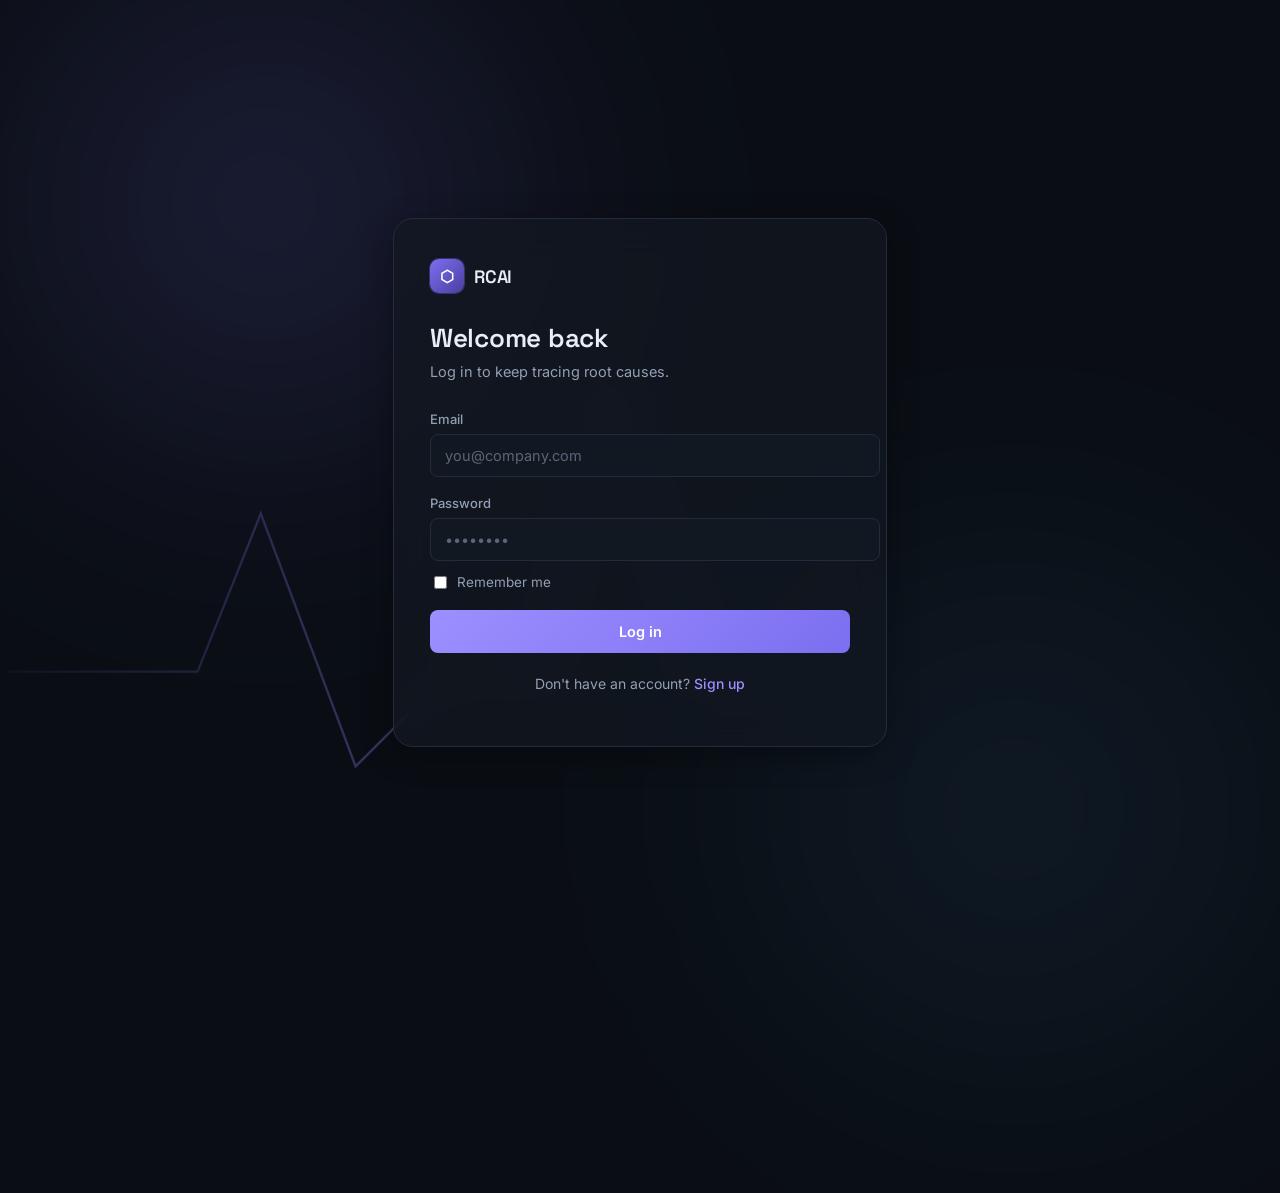
<file: templates/login.html>
<!DOCTYPE html>
<html lang="en">
<head>
  <meta charset="UTF-8" />
  <meta name="viewport" content="width=device-width, initial-scale=1.0" />
  <title>Log in · RCAI</title>
  <link rel="preconnect" href="https://fonts.googleapis.com" />
  <link rel="preconnect" href="https://fonts.gstatic.com" crossorigin />
  <link href="https://fonts.googleapis.com/css2?family=Space+Grotesk:wght@500;600;700&family=Inter:wght@400;500;600&family=JetBrains+Mono:wght@400;500&display=swap" rel="stylesheet" />
  <link rel="stylesheet" href="/static/css/tokens.css" />
  <link rel="stylesheet" href="/static/css/animations.css" />
  <link rel="stylesheet" href="/static/css/auth.css" />
</head>
<body class="auth-body">

  <div class="auth-bg" aria-hidden="true"></div>
  <svg class="auth-trace" viewBox="0 0 800 600" preserveAspectRatio="none" aria-hidden="true">
    <defs>
      <linearGradient id="traceGradient" x1="0" y1="0" x2="1" y2="0">
        <stop offset="0%" stop-color="#7C6FF0" stop-opacity="0"/>
        <stop offset="50%" stop-color="#9C8FFF" stop-opacity="1"/>
        <stop offset="100%" stop-color="#7C6FF0" stop-opacity="0"/>
      </linearGradient>
    </defs>
    <path d="M -50 420 L 120 420 L 160 320 L 220 480 L 280 420 L 340 420 L 380 240 L 440 420 L 850 420" />
  </svg>

  <main class="auth-card">
    <div class="auth-brand">
      <span class="mark">⬡</span>
      <span class="name">RCAI</span>
    </div>

    <h1>Welcome back</h1>
    <p class="sub">Log in to keep tracing root causes.</p>

    <div class="auth-banner" id="formBanner"></div>

    <form id="loginForm" novalidate>
      <div class="field">
        <label for="email">Email</label>
        <input type="email" id="email" name="email" placeholder="you@company.com" autocomplete="email" />
        <div class="field-error" id="emailError"></div>
      </div>

      <div class="field">
        <label for="password">Password</label>
        <input type="password" id="password" name="password" placeholder="••••••••" autocomplete="current-password" />
        <div class="field-error" id="passwordError"></div>
      </div>

      <div class="remember-row">
        <label><input type="checkbox" id="remember" /> Remember me</label>
      </div>

      <button type="submit" class="btn-primary" id="submitBtn">
        <span id="submitLabel">Log in</span>
      </button>
    </form>

    <p class="auth-footer-link">Don't have an account? <a href="/signup">Sign up</a></p>
  </main>

  <script src="/static/js/auth.js"></script>
</body>
</html>
</file>
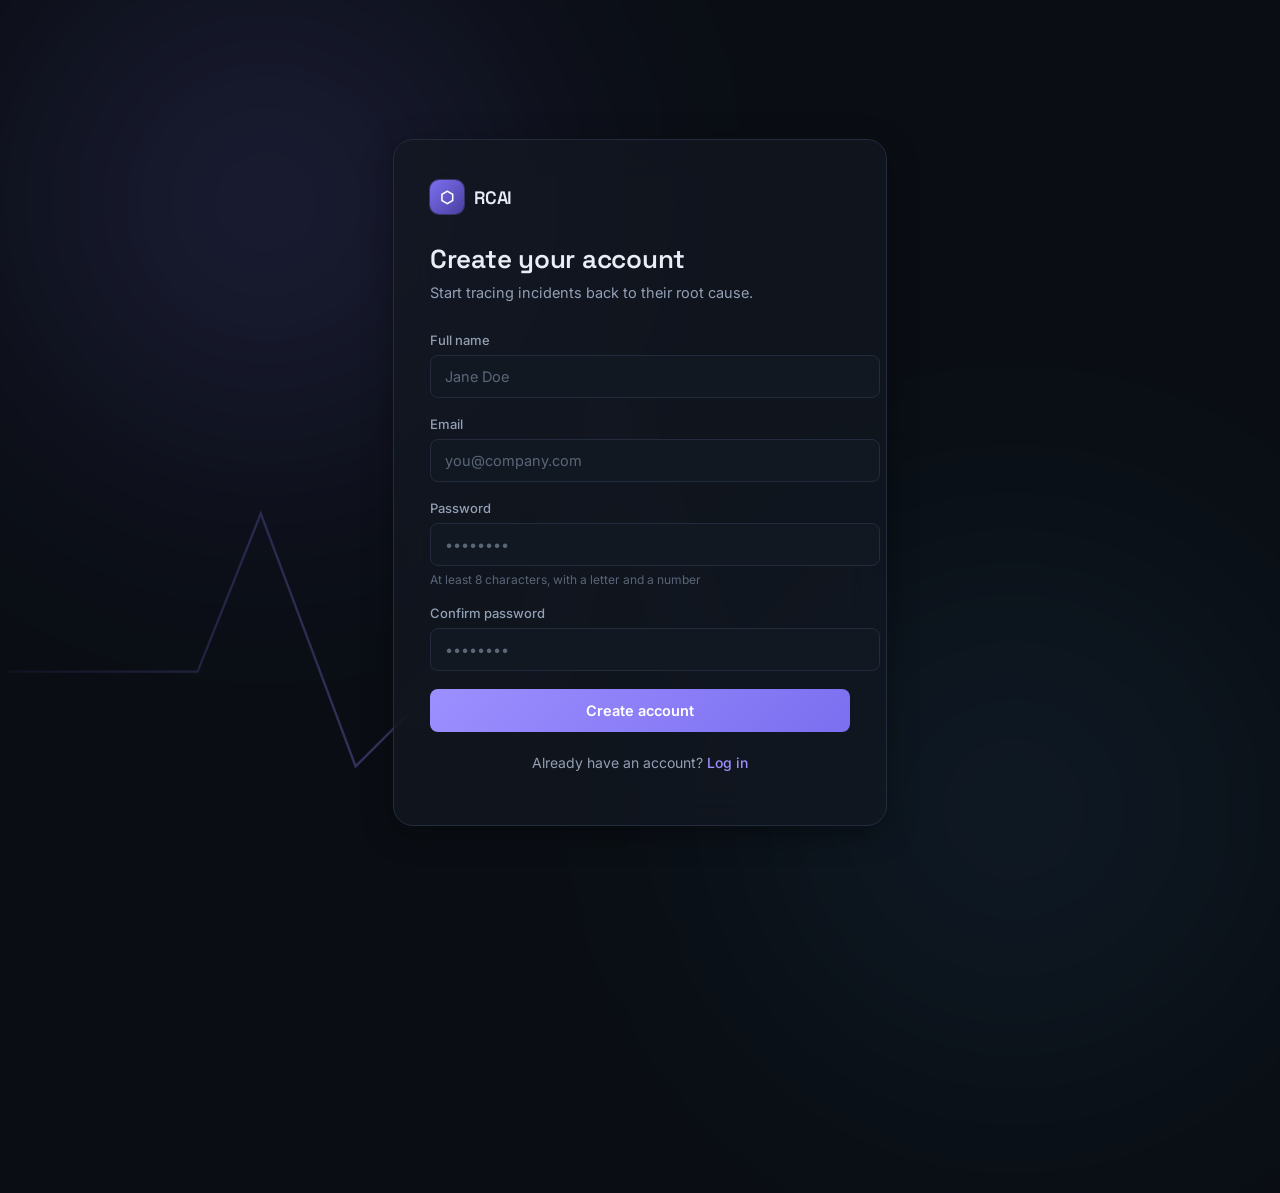
<file: templates/signup.html>
<!DOCTYPE html>
<html lang="en">
<head>
  <meta charset="UTF-8" />
  <meta name="viewport" content="width=device-width, initial-scale=1.0" />
  <title>Sign up · RCAI</title>
  <link rel="preconnect" href="https://fonts.googleapis.com" />
  <link rel="preconnect" href="https://fonts.gstatic.com" crossorigin />
  <link href="https://fonts.googleapis.com/css2?family=Space+Grotesk:wght@500;600;700&family=Inter:wght@400;500;600&family=JetBrains+Mono:wght@400;500&display=swap" rel="stylesheet" />
  <link rel="stylesheet" href="/static/css/tokens.css" />
  <link rel="stylesheet" href="/static/css/animations.css" />
  <link rel="stylesheet" href="/static/css/auth.css" />
</head>
<body class="auth-body">

  <div class="auth-bg" aria-hidden="true"></div>
  <svg class="auth-trace" viewBox="0 0 800 600" preserveAspectRatio="none" aria-hidden="true">
    <defs>
      <linearGradient id="traceGradient" x1="0" y1="0" x2="1" y2="0">
        <stop offset="0%" stop-color="#7C6FF0" stop-opacity="0"/>
        <stop offset="50%" stop-color="#9C8FFF" stop-opacity="1"/>
        <stop offset="100%" stop-color="#7C6FF0" stop-opacity="0"/>
      </linearGradient>
    </defs>
    <path d="M -50 420 L 120 420 L 160 320 L 220 480 L 280 420 L 340 420 L 380 240 L 440 420 L 850 420" />
  </svg>

  <main class="auth-card">
    <div class="auth-brand">
      <span class="mark">⬡</span>
      <span class="name">RCAI</span>
    </div>

    <h1>Create your account</h1>
    <p class="sub">Start tracing incidents back to their root cause.</p>

    <div class="auth-banner" id="formBanner"></div>

    <form id="signupForm" novalidate>
      <div class="field">
        <label for="name">Full name</label>
        <input type="text" id="name" name="name" placeholder="Jane Doe" autocomplete="name" />
        <div class="field-error" id="nameError"></div>
      </div>

      <div class="field">
        <label for="email">Email</label>
        <input type="email" id="email" name="email" placeholder="you@company.com" autocomplete="email" />
        <div class="field-error" id="emailError"></div>
      </div>

      <div class="field">
        <label for="password">Password</label>
        <input type="password" id="password" name="password" placeholder="••••••••" autocomplete="new-password" />
        <div class="password-hint">At least 8 characters, with a letter and a number</div>
        <div class="field-error" id="passwordError"></div>
      </div>

      <div class="field">
        <label for="confirmPassword">Confirm password</label>
        <input type="password" id="confirmPassword" name="confirmPassword" placeholder="••••••••" autocomplete="new-password" />
        <div class="field-error" id="confirmPasswordError"></div>
      </div>

      <button type="submit" class="btn-primary" id="submitBtn">
        <span id="submitLabel">Create account</span>
      </button>
    </form>

    <p class="auth-footer-link">Already have an account? <a href="/login">Log in</a></p>
  </main>

  <script src="/static/js/auth.js"></script>
</body>
</html>
</file>
<file: static/css/tokens.css>
/* ============================================================
   RCAI Design Tokens
   Direction: a control-room / diagnostic-trace aesthetic.
   The product traces faults back through a system — the visual
   language borrows from oscilloscopes & signal monitoring rather
   than generic "AI SaaS" gradients. Deep ink-navy base, a single
   electric-indigo signature accent (brand), and semantic status
   colors that do real work (severity/status), kept separate from
   the brand color so they're never ambiguous.
   ============================================================ */

:root {
  /* surfaces */
  --bg:            #0A0E14;
  --bg-elevated:   #0E131B;
  --surface:       #121822;
  --surface-2:     #182030;
  --border:        #232C3D;
  --border-soft:   #1A2230;

  /* text */
  --text:          #E9EEF6;
  --text-muted:    #93A0B4;
  --text-faint:    #5A6678;

  /* brand / signature accent */
  --brand:         #7C6FF0;
  --brand-bright:  #9C8FFF;
  --brand-dim:     #4A3FA0;
  --brand-glow:    rgba(124, 111, 240, 0.35);

  /* semantic — severity */
  --critical:      #FF4D5E;
  --high:          #FF9F43;
  --medium:        #4DABF7;
  --low:           #6FCF97;

  /* semantic — status */
  --status-open:        #93A0B4;
  --status-progress:    #4DABF7;
  --status-resolved:    #6FCF97;
  --status-closed:      #5A6678;

  /* type */
  --font-display: 'Space Grotesk', sans-serif;
  --font-body:    'Inter', sans-serif;
  --font-mono:    'JetBrains Mono', monospace;

  /* scale */
  --radius-sm: 8px;
  --radius-md: 14px;
  --radius-lg: 20px;
  --shadow-soft: 0 8px 30px rgba(0,0,0,0.35);
  --shadow-glow: 0 0 0 1px var(--brand-glow), 0 8px 24px var(--brand-glow);

  --ease: cubic-bezier(0.16, 1, 0.3, 1);
}

@media (prefers-reduced-motion: reduce) {
  *, *::before, *::after {
    animation-duration: 0.001ms !important;
    animation-iteration-count: 1 !important;
    transition-duration: 0.001ms !important;
    scroll-behavior: auto !important;
  }
}
</file>
<file: static/css/animations.css>
/* ============================================================
   Shared motion — used deliberately, not scattered.
   Signature element: the "pulse trace" (a scanning diagnostic
   line) appears in three places only: auth background ambiance,
   the AI-analyzing loading state, and the topbar brand mark.
   ============================================================ */

@keyframes pulseTrace {
  0%   { stroke-dashoffset: 1000; opacity: 0; }
  8%   { opacity: 1; }
  92%  { opacity: 1; }
  100% { stroke-dashoffset: 0; opacity: 0; }
}

@keyframes fadeUp {
  from { opacity: 0; transform: translateY(14px); }
  to   { opacity: 1; transform: translateY(0); }
}

@keyframes fadeIn {
  from { opacity: 0; }
  to   { opacity: 1; }
}

@keyframes scaleIn {
  from { opacity: 0; transform: scale(0.96); }
  to   { opacity: 1; transform: scale(1); }
}

@keyframes shimmer {
  0%   { background-position: -400px 0; }
  100% { background-position: 400px 0; }
}

@keyframes spin {
  to { transform: rotate(360deg); }
}

@keyframes countUp {
  from { opacity: 0; transform: translateY(6px); }
  to   { opacity: 1; transform: translateY(0); }
}

@keyframes slideInRight {
  from { opacity: 0; transform: translateX(24px); }
  to   { opacity: 1; transform: translateX(0); }
}

@keyframes ambientDrift {
  0%   { transform: translate(0,0) scale(1); }
  50%  { transform: translate(-2%, 2%) scale(1.05); }
  100% { transform: translate(0,0) scale(1); }
}

.fade-up      { animation: fadeUp 0.5s var(--ease) both; }
.fade-in      { animation: fadeIn 0.4s var(--ease) both; }
.scale-in     { animation: scaleIn 0.35s var(--ease) both; }
.slide-in-r   { animation: slideInRight 0.4s var(--ease) both; }

.stagger > * { animation: fadeUp 0.5s var(--ease) both; }
.stagger > *:nth-child(1) { animation-delay: 0.02s; }
.stagger > *:nth-child(2) { animation-delay: 0.07s; }
.stagger > *:nth-child(3) { animation-delay: 0.12s; }
.stagger > *:nth-child(4) { animation-delay: 0.17s; }
.stagger > *:nth-child(5) { animation-delay: 0.22s; }
.stagger > *:nth-child(6) { animation-delay: 0.27s; }

.skeleton {
  background: linear-gradient(90deg, var(--surface-2) 0%, #222c40 50%, var(--surface-2) 100%);
  background-size: 800px 100%;
  animation: shimmer 1.6s linear infinite;
  border-radius: var(--radius-sm);
}

.spinner {
  width: 18px; height: 18px;
  border: 2px solid rgba(255,255,255,0.25);
  border-top-color: currentColor;
  border-radius: 50%;
  animation: spin 0.7s linear infinite;
  display: inline-block;
}
</file>
<file: static/css/auth.css>
/* ============================================================
   Auth pages — focused, centered, ambient pulse-trace background
   ============================================================ */

.auth-body {
  min-height: 100vh;
  background: var(--bg);
  display: flex;
  align-items: center;
  justify-content: center;
  padding: 24px;
  position: relative;
  overflow: hidden;
  font-family: var(--font-body);
}

.auth-bg {
  position: absolute;
  inset: 0;
  z-index: 0;
  opacity: 0.55;
}

.auth-bg::before,
.auth-bg::after {
  content: '';
  position: absolute;
  width: 60vmax;
  height: 60vmax;
  border-radius: 50%;
  filter: blur(110px);
  animation: ambientDrift 14s ease-in-out infinite;
}
.auth-bg::before {
  background: radial-gradient(circle, var(--brand-glow), transparent 70%);
  top: -20%; left: -10%;
}
.auth-bg::after {
  background: radial-gradient(circle, rgba(77,171,247,0.18), transparent 70%);
  bottom: -25%; right: -10%;
  animation-delay: -7s;
}

.auth-trace {
  position: absolute;
  inset: 0;
  z-index: 1;
  width: 100%;
  height: 100%;
  opacity: 0.5;
}
.auth-trace path {
  fill: none;
  stroke: url(#traceGradient);
  stroke-width: 1.5;
  stroke-dasharray: 1000;
  animation: pulseTrace 6s var(--ease) infinite;
}

.auth-card {
  position: relative;
  z-index: 2;
  width: 100%;
  max-width: 420px;
  background: rgba(18, 24, 34, 0.72);
  backdrop-filter: blur(20px);
  -webkit-backdrop-filter: blur(20px);
  border: 1px solid var(--border);
  border-radius: var(--radius-lg);
  padding: 40px 36px;
  box-shadow: var(--shadow-soft);
  animation: scaleIn 0.5s var(--ease) both;
}

.auth-brand {
  display: flex;
  align-items: center;
  gap: 10px;
  margin-bottom: 28px;
}
.auth-brand .mark {
  width: 34px; height: 34px;
  border-radius: 9px;
  background: linear-gradient(135deg, var(--brand), var(--brand-dim));
  display: flex; align-items: center; justify-content: center;
  font-family: var(--font-display);
  font-weight: 700;
  color: #fff;
  box-shadow: 0 0 0 1px var(--brand-glow);
}
.auth-brand .name {
  font-family: var(--font-display);
  font-weight: 600;
  font-size: 18px;
  color: var(--text);
  letter-spacing: -0.01em;
}

.auth-card h1 {
  font-family: var(--font-display);
  font-size: 26px;
  font-weight: 600;
  color: var(--text);
  margin: 0 0 6px;
  letter-spacing: -0.01em;
}
.auth-card p.sub {
  color: var(--text-muted);
  font-size: 14.5px;
  margin: 0 0 28px;
  line-height: 1.5;
}

.field {
  margin-bottom: 18px;
  position: relative;
}
.field label {
  display: block;
  font-size: 13px;
  font-weight: 500;
  color: var(--text-muted);
  margin-bottom: 7px;
}
.field input {
  width: 100%;
  background: var(--surface);
  border: 1px solid var(--border);
  border-radius: var(--radius-sm);
  padding: 12px 14px;
  color: var(--text);
  font-family: var(--font-body);
  font-size: 14.5px;
  transition: border-color 0.2s var(--ease), box-shadow 0.2s var(--ease), background 0.2s var(--ease);
}
.field input::placeholder { color: var(--text-faint); }
.field input:focus {
  outline: none;
  border-color: var(--brand);
  box-shadow: 0 0 0 3px var(--brand-glow);
  background: var(--bg-elevated);
}
.field input.invalid {
  border-color: var(--critical);
}
.field input.valid {
  border-color: var(--low);
}
.field-error {
  font-size: 12.5px;
  color: var(--critical);
  margin-top: 6px;
  min-height: 0;
  opacity: 0;
  transform: translateY(-4px);
  transition: opacity 0.2s var(--ease), transform 0.2s var(--ease);
}
.field-error.show {
  opacity: 1;
  transform: translateY(0);
}

.password-hint {
  font-size: 12px;
  color: var(--text-faint);
  margin-top: 6px;
}

.btn-primary {
  width: 100%;
  background: linear-gradient(135deg, var(--brand-bright), var(--brand));
  color: #fff;
  border: none;
  border-radius: var(--radius-sm);
  padding: 13px 18px;
  font-family: var(--font-body);
  font-weight: 600;
  font-size: 14.5px;
  cursor: pointer;
  transition: transform 0.15s var(--ease), box-shadow 0.2s var(--ease), opacity 0.2s var(--ease);
  display: flex; align-items: center; justify-content: center; gap: 8px;
  margin-top: 6px;
}
.btn-primary:hover:not(:disabled) {
  transform: translateY(-1px);
  box-shadow: var(--shadow-glow);
}
.btn-primary:active:not(:disabled) { transform: translateY(0); }
.btn-primary:disabled { opacity: 0.6; cursor: not-allowed; }

.auth-footer-link {
  text-align: center;
  margin-top: 22px;
  font-size: 14px;
  color: var(--text-muted);
}
.auth-footer-link a {
  color: var(--brand-bright);
  text-decoration: none;
  font-weight: 500;
}
.auth-footer-link a:hover { text-decoration: underline; }

.auth-banner {
  display: none;
  align-items: center;
  gap: 8px;
  background: rgba(255, 77, 94, 0.1);
  border: 1px solid rgba(255, 77, 94, 0.35);
  color: #ffb4bc;
  padding: 11px 14px;
  border-radius: var(--radius-sm);
  font-size: 13.5px;
  margin-bottom: 18px;
}
.auth-banner.show { display: flex; animation: fadeUp 0.3s var(--ease) both; }

.remember-row {
  display: flex;
  align-items: center;
  justify-content: space-between;
  margin: -6px 0 18px;
  font-size: 13.5px;
  color: var(--text-muted);
}
.remember-row label { display: flex; align-items: center; gap: 7px; cursor: pointer; }
.remember-row input[type="checkbox"] { accent-color: var(--brand); }

@media (max-width: 480px) {
  .auth-card { padding: 32px 22px; border-radius: var(--radius-md); }
}
</file>
